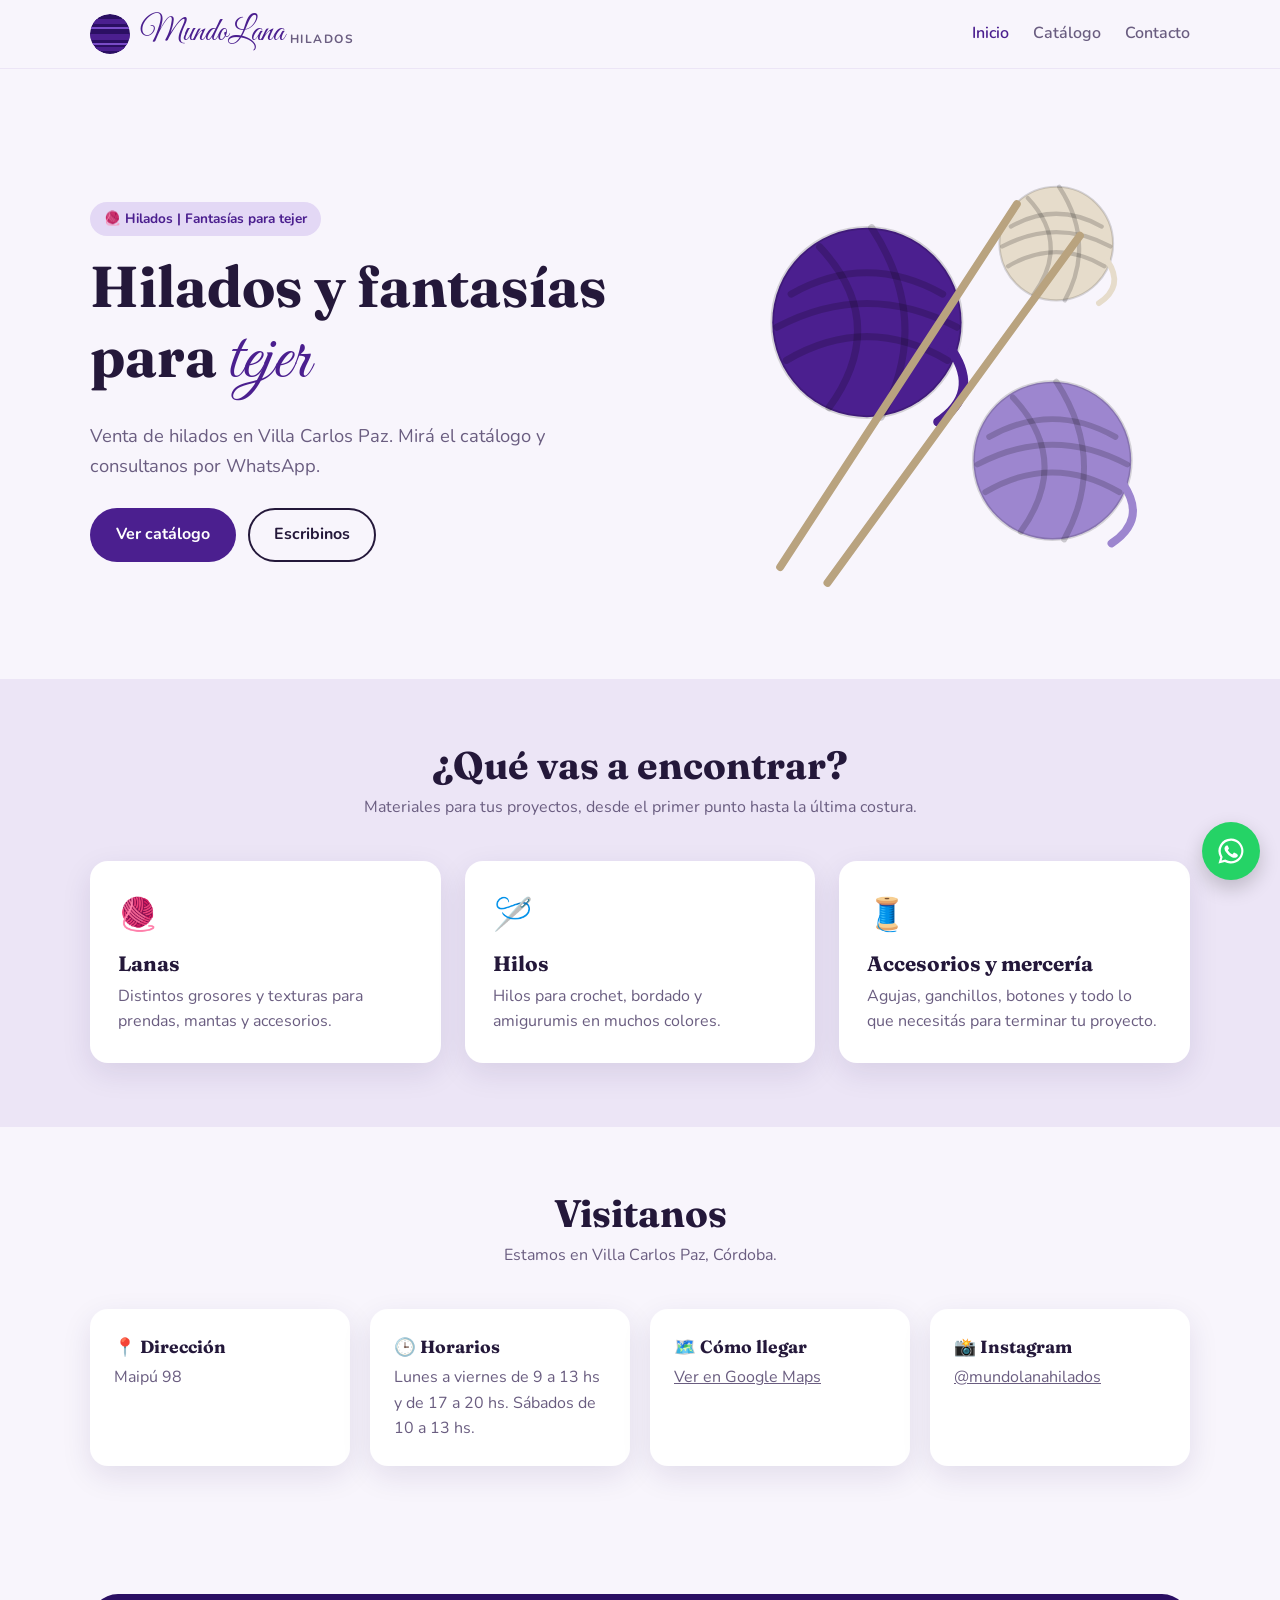
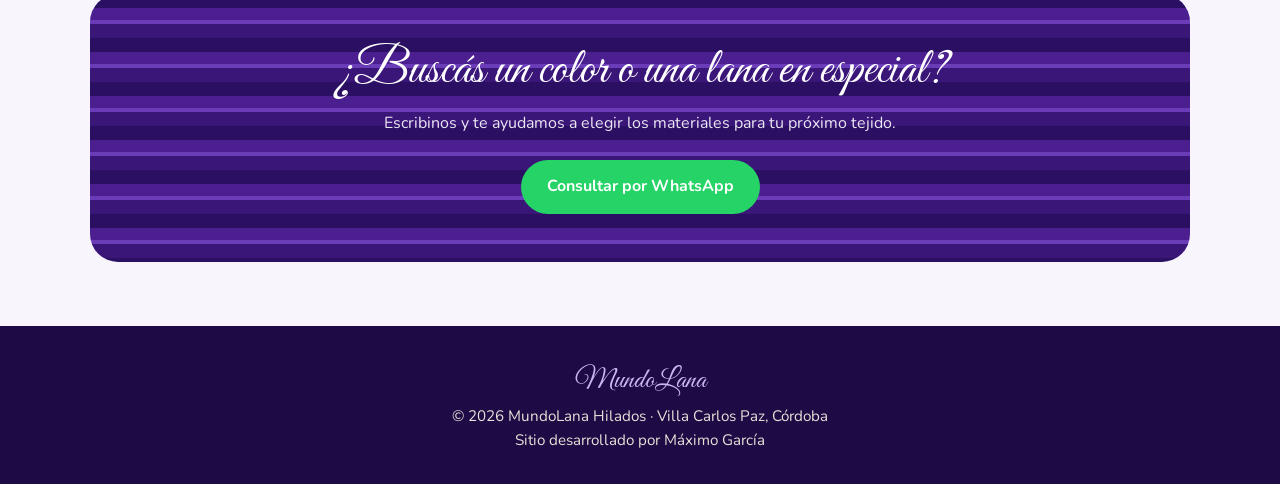
<file: index.html>
<!DOCTYPE html>
<html lang="es">
<head>
  <meta charset="UTF-8">
  <meta name="viewport" content="width=device-width, initial-scale=1.0">
  <title>MundoLana Hilados | Hilados y fantasías para tejer</title>
  <meta name="description" content="Lanas, hilos y accesorios para tejer en Villa Carlos Paz, Córdoba. Envíos a todo el país. Mirá el catálogo y consultanos por WhatsApp.">
  <link rel="canonical" href="https://maximogarcia310-dot.github.io/Mundo-lana/">
  <link rel="icon" href="img/favicon.svg" type="image/svg+xml">
  <link rel="apple-touch-icon" href="img/icono-180.png">
  <meta name="theme-color" content="#4b1f8f">

  <!-- Vista previa al compartir el link (WhatsApp, Instagram, Facebook, X).
       Estas etiquetas tienen que estar escritas acá porque WhatsApp no lee config.js.
       COMPLETAR: si la web cambia de dirección, actualizar las direcciones que empiezan con https:// -->
  <meta property="og:type" content="website">
  <meta property="og:locale" content="es_AR">
  <meta property="og:site_name" content="MundoLana Hilados">
  <meta property="og:title" content="MundoLana Hilados | Hilados y fantasías para tejer">
  <meta property="og:description" content="Lanas, hilos y accesorios para tejer en Villa Carlos Paz, Córdoba. Envíos a todo el país. Mirá el catálogo y consultanos por WhatsApp.">
  <meta property="og:url" content="https://maximogarcia310-dot.github.io/Mundo-lana/">
  <meta property="og:image" content="https://maximogarcia310-dot.github.io/Mundo-lana/img/compartir.jpg">
  <meta property="og:image:width" content="1200">
  <meta property="og:image:height" content="630">
  <meta property="og:image:alt" content="MundoLana Hilados: hilados y fantasías para tejer. Villa Carlos Paz, envíos a todo el país.">
  <meta name="twitter:card" content="summary_large_image">
  <meta name="twitter:title" content="MundoLana Hilados | Hilados y fantasías para tejer">
  <meta name="twitter:description" content="Lanas, hilos y accesorios para tejer en Villa Carlos Paz, Córdoba. Envíos a todo el país. Mirá el catálogo y consultanos por WhatsApp.">
  <meta name="twitter:image" content="https://maximogarcia310-dot.github.io/Mundo-lana/img/compartir.jpg">
  <link rel="preconnect" href="https://fonts.googleapis.com">
  <link rel="preconnect" href="https://fonts.gstatic.com" crossorigin>
  <link href="https://fonts.googleapis.com/css2?family=Fraunces:ital,wght@0,600;0,700;1,600&family=Great+Vibes&family=Nunito:wght@400;600;700&display=swap" rel="stylesheet">
  <link rel="stylesheet" href="css/styles.css">
</head>
<body>

  <header class="header">
    <div class="contenedor">
      <a href="index.html" class="logo">
        <svg class="logo-ovillo" viewBox="0 0 40 40" aria-hidden="true"><defs><clipPath id="c"><circle cx="20" cy="20" r="20"/></clipPath></defs><g clip-path="url(#c)"><rect width="40" height="40" fill="#2b0f63"/><rect y="5" width="40" height="5" fill="#4b1f8f"/><rect y="13" width="40" height="2" fill="#7a4cc8"/><rect y="20" width="40" height="6" fill="#4b1f8f"/><rect y="29" width="40" height="2" fill="#7a4cc8"/><rect y="33" width="40" height="4" fill="#4b1f8f"/></g></svg>
        MundoLana <small>Hilados</small>
      </a>
      <button class="menu-btn" aria-label="Abrir menú" aria-expanded="false">☰</button>
      <nav class="nav">
        <a href="index.html" class="activo">Inicio</a>
        <a href="catalogo.html">Catálogo</a>
        <a href="#contacto">Contacto</a>
      </nav>
    </div>
  </header>

  <main>
    <section class="hero">
      <div class="contenedor">
        <div>
          <span class="etiqueta">🧶 Hilados | Fantasías para tejer</span>
          <h1>Hilados y fantasías para <span>tejer</span></h1>
          <p>Venta de hilados en Villa Carlos Paz. Mirá el catálogo y consultanos por WhatsApp.</p>
          <div class="hero-botones">
            <a href="catalogo.html" class="btn btn-principal">Ver catálogo</a>
            <a data-wsp data-evento="inicio/portada" class="btn btn-secundario">Escribinos</a>
          </div>
        </div>
        <div class="hero-arte" id="hero-arte"></div>
      </div>
    </section>

    <section class="seccion seccion-alt">
      <div class="contenedor">
        <div class="titulo-seccion">
          <h2>¿Qué vas a encontrar?</h2>
          <p>Materiales para tus proyectos, desde el primer punto hasta la última costura.</p>
        </div>
        <div class="grilla-3">
          <div class="tarjeta">
            <div class="icono">🧶</div>
            <h3>Lanas</h3>
            <p>Distintos grosores y texturas para prendas, mantas y accesorios.</p>
          </div>
          <div class="tarjeta">
            <div class="icono">🪡</div>
            <h3>Hilos</h3>
            <p>Hilos para crochet, bordado y amigurumis en muchos colores.</p>
          </div>
          <div class="tarjeta">
            <div class="icono">🧵</div>
            <h3>Accesorios y mercería</h3>
            <p>Agujas, ganchillos, botones y todo lo que necesitás para terminar tu proyecto.</p>
          </div>
        </div>
      </div>
    </section>

    <section class="seccion" id="contacto">
      <div class="contenedor">
        <div class="titulo-seccion">
          <h2>Visitanos</h2>
          <p>Estamos en <span data-tienda="ciudad"></span>.</p>
        </div>
        <div class="info">
          <div class="info-item" data-opcional>
            <strong>📍 Dirección</strong>
            <span data-tienda="direccion"></span>
          </div>
          <div class="info-item" data-opcional>
            <strong>🕒 Horarios</strong>
            <span data-tienda="horarios"></span>
          </div>
          <div class="info-item" data-opcional>
            <strong>🗺️ Cómo llegar</strong>
            <a id="link-mapa" target="_blank" rel="noopener">Ver en Google Maps</a>
          </div>
          <div class="info-item" data-opcional>
            <strong>📸 Instagram</strong>
            <a id="link-instagram" target="_blank" rel="noopener"></a>
          </div>
        </div>
      </div>
    </section>

    <section class="seccion">
      <div class="contenedor">
        <div class="cta rayas">
          <h2>¿Buscás un color o una lana en especial?</h2>
          <p>Escribinos y te ayudamos a elegir los materiales para tu próximo tejido.</p>
          <a data-wsp data-evento="inicio/color-especial" class="btn btn-wsp">Consultar por WhatsApp</a>
        </div>
      </div>
    </section>
  </main>

  <footer class="footer">
    <div class="contenedor">
      <p class="firma">MundoLana</p>
      <p>© <span id="anio"></span> MundoLana Hilados · Villa Carlos Paz, Córdoba</p>
      <p>Sitio desarrollado por Máximo García</p>
    </div>
  </footer>

  <a data-wsp data-evento="inicio/boton-flotante" class="wsp-flotante" aria-label="Escribir por WhatsApp">
    <svg viewBox="0 0 24 24"><path d="M12 2a10 10 0 0 0-8.6 15.1L2 22l5-1.3A10 10 0 1 0 12 2zm0 18.2a8.2 8.2 0 0 1-4.2-1.2l-.3-.2-3 .8.8-2.9-.2-.3A8.2 8.2 0 1 1 12 20.2zm4.5-6.1c-.2-.1-1.5-.7-1.7-.8-.2-.1-.4-.1-.6.1l-.8 1c-.1.2-.3.2-.5.1a6.7 6.7 0 0 1-3.3-2.9c-.3-.4.2-.4.7-1.4.1-.2 0-.3 0-.4l-.8-1.8c-.2-.5-.4-.4-.6-.4h-.5a1 1 0 0 0-.7.3 3 3 0 0 0-.9 2.2 5.2 5.2 0 0 0 1.1 2.7 11.8 11.8 0 0 0 4.5 4c1.7.7 2.3.8 3.2.6.5-.1 1.5-.6 1.7-1.2.2-.6.2-1.1.2-1.2-.1-.1-.3-.2-.5-.3z"/></svg>
  </a>

  <script src="js/config.js"></script>
  <script src="js/main.js"></script>
</body>
</html>
</file>
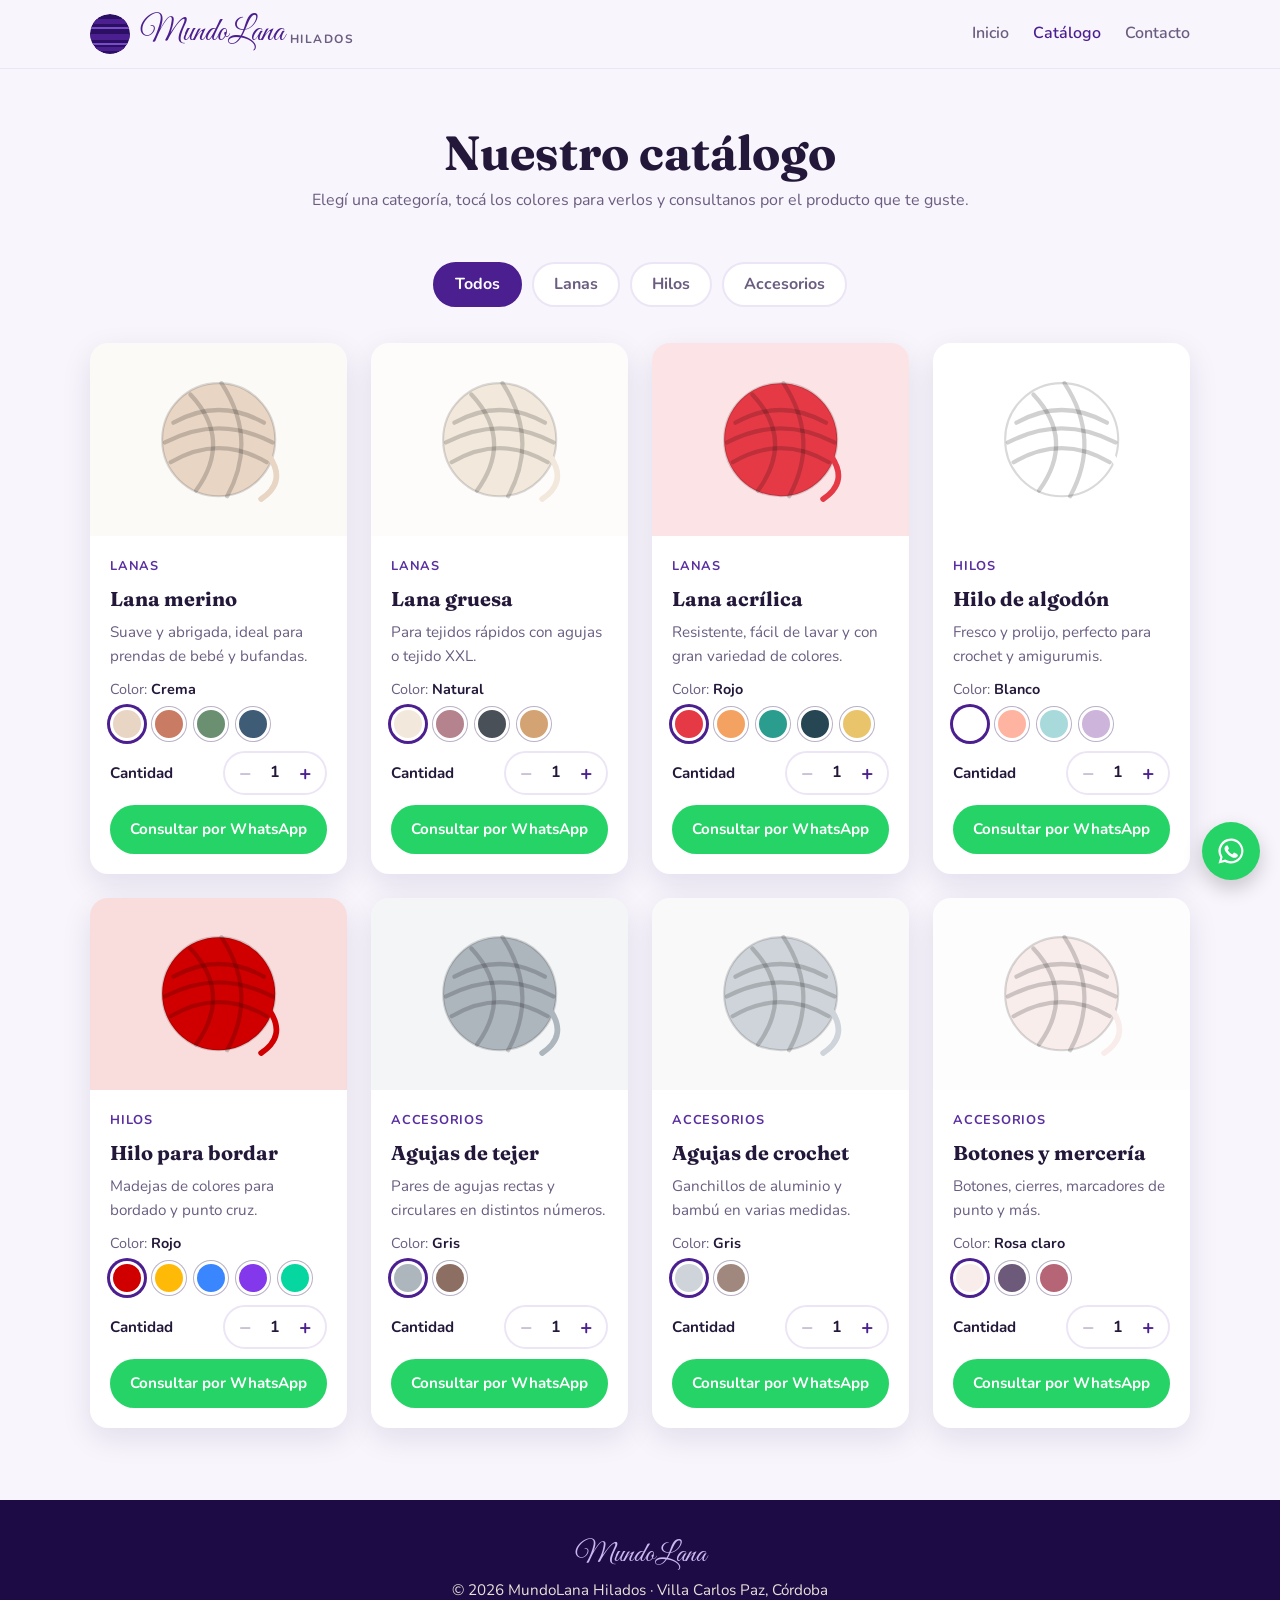
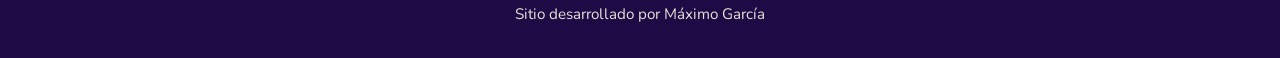
<file: catalogo.html>
<!DOCTYPE html>
<html lang="es">
<head>
  <meta charset="UTF-8">
  <meta name="viewport" content="width=device-width, initial-scale=1.0">
  <title>Catálogo | MundoLana Hilados</title>
  <meta name="description" content="Mirá las lanas, los hilos y los accesorios de MundoLana Hilados, elegí color y cantidad y consultanos por WhatsApp. Envíos a todo el país.">
  <link rel="canonical" href="https://maximogarcia310-dot.github.io/Mundo-lana/catalogo.html">
  <link rel="icon" href="img/favicon.svg" type="image/svg+xml">
  <link rel="apple-touch-icon" href="img/icono-180.png">
  <meta name="theme-color" content="#4b1f8f">

  <!-- Vista previa al compartir el link (WhatsApp, Instagram, Facebook, X).
       Estas etiquetas tienen que estar escritas acá porque WhatsApp no lee config.js.
       COMPLETAR: si la web cambia de dirección, actualizar las direcciones que empiezan con https:// -->
  <meta property="og:type" content="website">
  <meta property="og:locale" content="es_AR">
  <meta property="og:site_name" content="MundoLana Hilados">
  <meta property="og:title" content="Catálogo | MundoLana Hilados">
  <meta property="og:description" content="Mirá las lanas, los hilos y los accesorios de MundoLana Hilados, elegí color y cantidad y consultanos por WhatsApp. Envíos a todo el país.">
  <meta property="og:url" content="https://maximogarcia310-dot.github.io/Mundo-lana/catalogo.html">
  <meta property="og:image" content="https://maximogarcia310-dot.github.io/Mundo-lana/img/compartir.jpg">
  <meta property="og:image:width" content="1200">
  <meta property="og:image:height" content="630">
  <meta property="og:image:alt" content="MundoLana Hilados: hilados y fantasías para tejer. Villa Carlos Paz, envíos a todo el país.">
  <meta name="twitter:card" content="summary_large_image">
  <meta name="twitter:title" content="Catálogo | MundoLana Hilados">
  <meta name="twitter:description" content="Mirá las lanas, los hilos y los accesorios de MundoLana Hilados, elegí color y cantidad y consultanos por WhatsApp. Envíos a todo el país.">
  <meta name="twitter:image" content="https://maximogarcia310-dot.github.io/Mundo-lana/img/compartir.jpg">
  <link rel="preconnect" href="https://fonts.googleapis.com">
  <link rel="preconnect" href="https://fonts.gstatic.com" crossorigin>
  <link href="https://fonts.googleapis.com/css2?family=Fraunces:ital,wght@0,600;0,700;1,600&family=Great+Vibes&family=Nunito:wght@400;600;700&display=swap" rel="stylesheet">
  <link rel="stylesheet" href="css/styles.css">
</head>
<body>

  <header class="header">
    <div class="contenedor">
      <a href="index.html" class="logo">
        <svg class="logo-ovillo" viewBox="0 0 40 40" aria-hidden="true"><defs><clipPath id="c"><circle cx="20" cy="20" r="20"/></clipPath></defs><g clip-path="url(#c)"><rect width="40" height="40" fill="#2b0f63"/><rect y="5" width="40" height="5" fill="#4b1f8f"/><rect y="13" width="40" height="2" fill="#7a4cc8"/><rect y="20" width="40" height="6" fill="#4b1f8f"/><rect y="29" width="40" height="2" fill="#7a4cc8"/><rect y="33" width="40" height="4" fill="#4b1f8f"/></g></svg>
        MundoLana <small>Hilados</small>
      </a>
      <button class="menu-btn" aria-label="Abrir menú" aria-expanded="false">☰</button>
      <nav class="nav">
        <a href="index.html">Inicio</a>
        <a href="catalogo.html" class="activo">Catálogo</a>
        <a href="index.html#contacto">Contacto</a>
      </nav>
    </div>
  </header>

  <main class="contenedor">
    <section class="cabecera-pagina">
      <h1>Nuestro catálogo</h1>
      <p>Elegí una categoría, tocá los colores para verlos y consultanos por el producto que te guste.</p>
    </section>

    <div class="filtros" id="filtros"></div>
    <div class="productos" id="productos"></div>
  </main>

  <footer class="footer">
    <div class="contenedor">
      <p class="firma">MundoLana</p>
      <p>© <span id="anio"></span> MundoLana Hilados · Villa Carlos Paz, Córdoba</p>
      <p>Sitio desarrollado por Máximo García</p>
    </div>
  </footer>

  <a data-wsp data-evento="catalogo/boton-flotante" class="wsp-flotante" aria-label="Escribir por WhatsApp">
    <svg viewBox="0 0 24 24"><path d="M12 2a10 10 0 0 0-8.6 15.1L2 22l5-1.3A10 10 0 1 0 12 2zm0 18.2a8.2 8.2 0 0 1-4.2-1.2l-.3-.2-3 .8.8-2.9-.2-.3A8.2 8.2 0 1 1 12 20.2zm4.5-6.1c-.2-.1-1.5-.7-1.7-.8-.2-.1-.4-.1-.6.1l-.8 1c-.1.2-.3.2-.5.1a6.7 6.7 0 0 1-3.3-2.9c-.3-.4.2-.4.7-1.4.1-.2 0-.3 0-.4l-.8-1.8c-.2-.5-.4-.4-.6-.4h-.5a1 1 0 0 0-.7.3 3 3 0 0 0-.9 2.2 5.2 5.2 0 0 0 1.1 2.7 11.8 11.8 0 0 0 4.5 4c1.7.7 2.3.8 3.2.6.5-.1 1.5-.6 1.7-1.2.2-.6.2-1.1.2-1.2-.1-.1-.3-.2-.5-.3z"/></svg>
  </a>

  <script src="js/config.js"></script>
  <script src="js/main.js"></script>
</body>
</html>
</file>
<file: css/styles.css>
:root {
  --crema: #f8f5fc;
  --crema-2: #ece5f6;
  --terracota: #4b1f8f;
  --terracota-osc: #33126b;
  --verde: #5a2fa0;
  --texto: #24183a;
  --texto-suave: #6a5d80;
  --blanco: #ffffff;
  --radio: 18px;
  --sombra: 0 10px 30px rgba(43, 18, 90, 0.10);
  --max: 1100px;
}

* { box-sizing: border-box; margin: 0; padding: 0; }

html { scroll-behavior: smooth; }

body {
  font-family: "Nunito", system-ui, sans-serif;
  background: var(--crema);
  color: var(--texto);
  line-height: 1.6;
}

h1, h2, h3 { font-family: "Fraunces", Georgia, serif; line-height: 1.15; }

a { color: inherit; text-decoration: none; }

.contenedor { width: min(var(--max), 100% - 32px); margin-inline: auto; }

/* ---------- Encabezado ---------- */
.header {
  position: sticky; top: 0; z-index: 10;
  background: rgba(248, 245, 252, 0.92);
  backdrop-filter: blur(8px);
  border-bottom: 1px solid var(--crema-2);
}
.header .contenedor { display: flex; align-items: center; justify-content: space-between; height: 68px; }
.logo { display: flex; align-items: center; gap: 10px; font-family: "Great Vibes", cursive; font-size: 2rem; color: var(--terracota); }
.logo small { font-family: "Nunito", sans-serif; font-size: .75rem; font-weight: 700; letter-spacing: .12em; text-transform: uppercase; color: var(--texto-suave); margin-left: -4px; align-self: flex-end; margin-bottom: 10px; }
.logo-ovillo { width: 40px; height: 40px; border-radius: 50%; }
.nav { display: flex; gap: 24px; }
.nav a { font-weight: 600; color: var(--texto-suave); transition: color .2s; }
.nav a:hover, .nav a.activo { color: var(--terracota); }

.menu-btn { display: none; background: none; border: 0; font-size: 1.6rem; cursor: pointer; color: var(--texto); }

/* ---------- Botones ---------- */
.btn {
  display: inline-flex; align-items: center; gap: 8px;
  padding: 12px 24px; border-radius: 999px; border: 2px solid transparent;
  font-weight: 700; font-size: 1rem; cursor: pointer; transition: transform .15s, background .2s;
}
.btn:hover { transform: translateY(-2px); }
.btn-principal { background: var(--terracota); color: var(--blanco); }
.btn-principal:hover { background: var(--terracota-osc); }
.btn-secundario { border-color: var(--texto); color: var(--texto); background: transparent; }
.btn-wsp { background: #25d366; color: #fff; }

/* ---------- Hero ---------- */
.hero { padding: 72px 0 56px; }
.hero .contenedor { display: grid; grid-template-columns: 1.1fr .9fr; gap: 48px; align-items: center; }
.etiqueta { display: inline-block; background: var(--crema-2); color: var(--terracota); font-weight: 700; padding: 6px 14px; border-radius: 999px; font-size: .85rem; margin-bottom: 18px; }
.hero h1 { font-size: clamp(2.3rem, 5vw, 3.6rem); margin-bottom: 18px; }
.hero h1 span { color: var(--terracota); font-style: italic; }
.hero p { font-size: 1.15rem; color: var(--texto-suave); margin-bottom: 28px; max-width: 520px; }
.hero-botones { display: flex; flex-wrap: wrap; gap: 12px; }
.hero-arte { position: relative; aspect-ratio: 1; }
.hero-arte svg { width: 100%; height: 100%; }

/* ---------- Secciones ---------- */
.seccion { padding: 64px 0; }
.seccion-alt { background: var(--crema-2); }
.titulo-seccion { text-align: center; margin-bottom: 40px; }
.titulo-seccion h2 { font-size: clamp(1.8rem, 3.5vw, 2.4rem); margin-bottom: 8px; }
.titulo-seccion p { color: var(--texto-suave); }

.grilla-3 { display: grid; grid-template-columns: repeat(3, 1fr); gap: 24px; }
.tarjeta { background: var(--blanco); border-radius: var(--radio); padding: 28px; box-shadow: var(--sombra); }
.tarjeta .icono { font-size: 2rem; margin-bottom: 12px; }
.tarjeta h3 { font-size: 1.3rem; margin-bottom: 8px; }
.tarjeta p { color: var(--texto-suave); }

/* ---------- Info de la tienda ---------- */
.info { display: grid; grid-template-columns: repeat(auto-fit, minmax(220px, 1fr)); gap: 20px; }
.info-item { background: var(--blanco); border-radius: var(--radio); padding: 24px; box-shadow: var(--sombra); }
.info-item strong { display: block; font-family: "Fraunces", serif; font-size: 1.1rem; margin-bottom: 4px; }
.info-item span, .info-item a { color: var(--texto-suave); }
.info-item a { text-decoration: underline; }

.cta { text-align: center; background: var(--verde); color: var(--blanco); border-radius: 28px; padding: 48px 24px; }
.cta h2 { font-size: clamp(1.7rem, 3.5vw, 2.3rem); margin-bottom: 10px; }
.cta p { opacity: .9; margin-bottom: 24px; }

/* ---------- Catálogo ---------- */
.cabecera-pagina { padding: 56px 0 24px; text-align: center; }
.cabecera-pagina h1 { font-size: clamp(2.2rem, 5vw, 3rem); margin-bottom: 8px; }
.cabecera-pagina p { color: var(--texto-suave); }

.filtros { display: flex; flex-wrap: wrap; justify-content: center; gap: 10px; margin: 24px 0 36px; }
.filtro {
  padding: 8px 20px; border-radius: 999px; border: 2px solid var(--crema-2);
  background: var(--blanco); font: inherit; font-weight: 700; color: var(--texto-suave); cursor: pointer;
}
.filtro.activo { background: var(--terracota); border-color: var(--terracota); color: var(--blanco); }

.productos { display: grid; grid-template-columns: repeat(auto-fill, minmax(240px, 1fr)); gap: 24px; padding-bottom: 72px; }
.producto { background: var(--blanco); border-radius: var(--radio); overflow: hidden; box-shadow: var(--sombra); display: flex; flex-direction: column; }
.producto-arte { aspect-ratio: 4 / 3; display: grid; place-items: center; }
.producto-arte svg { width: 55%; height: auto; }
.producto-cuerpo { padding: 20px; display: flex; flex-direction: column; gap: 10px; flex: 1; }
.producto-cat { font-size: .8rem; font-weight: 700; text-transform: uppercase; letter-spacing: .06em; color: var(--verde); }
.producto h3 { font-size: 1.25rem; }
.producto p { color: var(--texto-suave); font-size: .95rem; flex: 1; }
.producto-arte img { width: 100%; height: auto; aspect-ratio: 4 / 3; object-fit: cover; display: block; }
.producto .color-nombre { font-size: .9rem; margin-bottom: 6px; }
.color-nombre strong { color: var(--texto); }
.colores { display: flex; gap: 8px; flex-wrap: wrap; }
.color { width: 34px; height: 34px; border-radius: 50%; border: 3px solid var(--blanco); box-shadow: 0 0 0 1px #b9b0c6; cursor: pointer; }
.color.elegido { box-shadow: 0 0 0 3px var(--terracota); }
.cantidad { display: flex; align-items: center; justify-content: space-between; gap: 12px; }
.cantidad-titulo { font-weight: 700; font-size: .95rem; }
.cantidad-control { display: flex; align-items: center; border: 2px solid var(--crema-2); border-radius: 999px; }
.cantidad-control button {
  width: 40px; height: 40px; border: 0; border-radius: 50%; background: none;
  font: inherit; font-size: 1.3rem; font-weight: 700; line-height: 1; color: var(--terracota); cursor: pointer;
}
.cantidad-control button:disabled { color: #c9c0d6; cursor: default; }
.cantidad-control output { min-width: 2ch; text-align: center; font-weight: 700; }
.producto .btn { justify-content: center; padding: 10px 18px; font-size: .95rem; }

/* ---------- Pie ---------- */
.footer { background: var(--texto); color: #e9e1d8; padding: 32px 0; text-align: center; font-size: .95rem; }
.footer a { text-decoration: underline; }

/* ---------- Botón flotante WhatsApp ---------- */
.wsp-flotante {
  position: fixed; right: 20px; bottom: 20px; width: 58px; height: 58px; border-radius: 50%;
  background: #25d366; display: grid; place-items: center; box-shadow: 0 8px 20px rgba(0,0,0,.2); z-index: 20;
}
.wsp-flotante svg { width: 30px; height: 30px; fill: #fff; }

.oculto { display: none !important; }

/* Foco visible para quien navega con teclado */
:focus-visible { outline: 3px solid #b48cf2; outline-offset: 2px; }

/* ---------- Celulares ---------- */
@media (max-width: 800px) {
  .hero .contenedor { grid-template-columns: 1fr; text-align: center; }
  .hero p { margin-inline: auto; }
  .hero-botones { justify-content: center; }
  .hero-arte { max-width: 300px; margin-inline: auto; }
  .grilla-3 { grid-template-columns: 1fr; }
  .menu-btn { display: block; }
  .nav {
    position: absolute; top: 68px; left: 0; right: 0; flex-direction: column; gap: 0;
    background: var(--crema); border-bottom: 1px solid var(--crema-2); display: none;
  }
  .nav.abierto { display: flex; }
  .nav a { padding: 14px 16px; }
}

/* ---------- Estilo MundoLana (rayas como el perfil de Instagram) ---------- */
.rayas {
  background: repeating-linear-gradient(180deg, #2b0f63 0 14px, #4b1f8f 14px 26px, #6a3cb8 26px 30px, #3a1679 30px 44px);
}
.hero h1 span { font-family: "Great Vibes", cursive; font-style: normal; font-size: 1.25em; font-weight: 400; }
.cta { background: none; position: relative; overflow: hidden; }
.cta::before { content: ""; position: absolute; inset: 0; z-index: -1; }
.cta.rayas { background: repeating-linear-gradient(180deg, #2b0f63 0 14px, #4b1f8f 14px 26px, #6a3cb8 26px 30px, #3a1679 30px 44px); }
.cta h2 { font-family: "Great Vibes", cursive; font-weight: 400; font-size: clamp(2.4rem, 5vw, 3.2rem); }
.footer { background: #1d0b45; }
.footer .firma { font-family: "Great Vibes", cursive; font-size: 1.8rem; color: #cbb8f0; }
.etiqueta { background: #e3d8f5; color: var(--terracota); }
</file>
